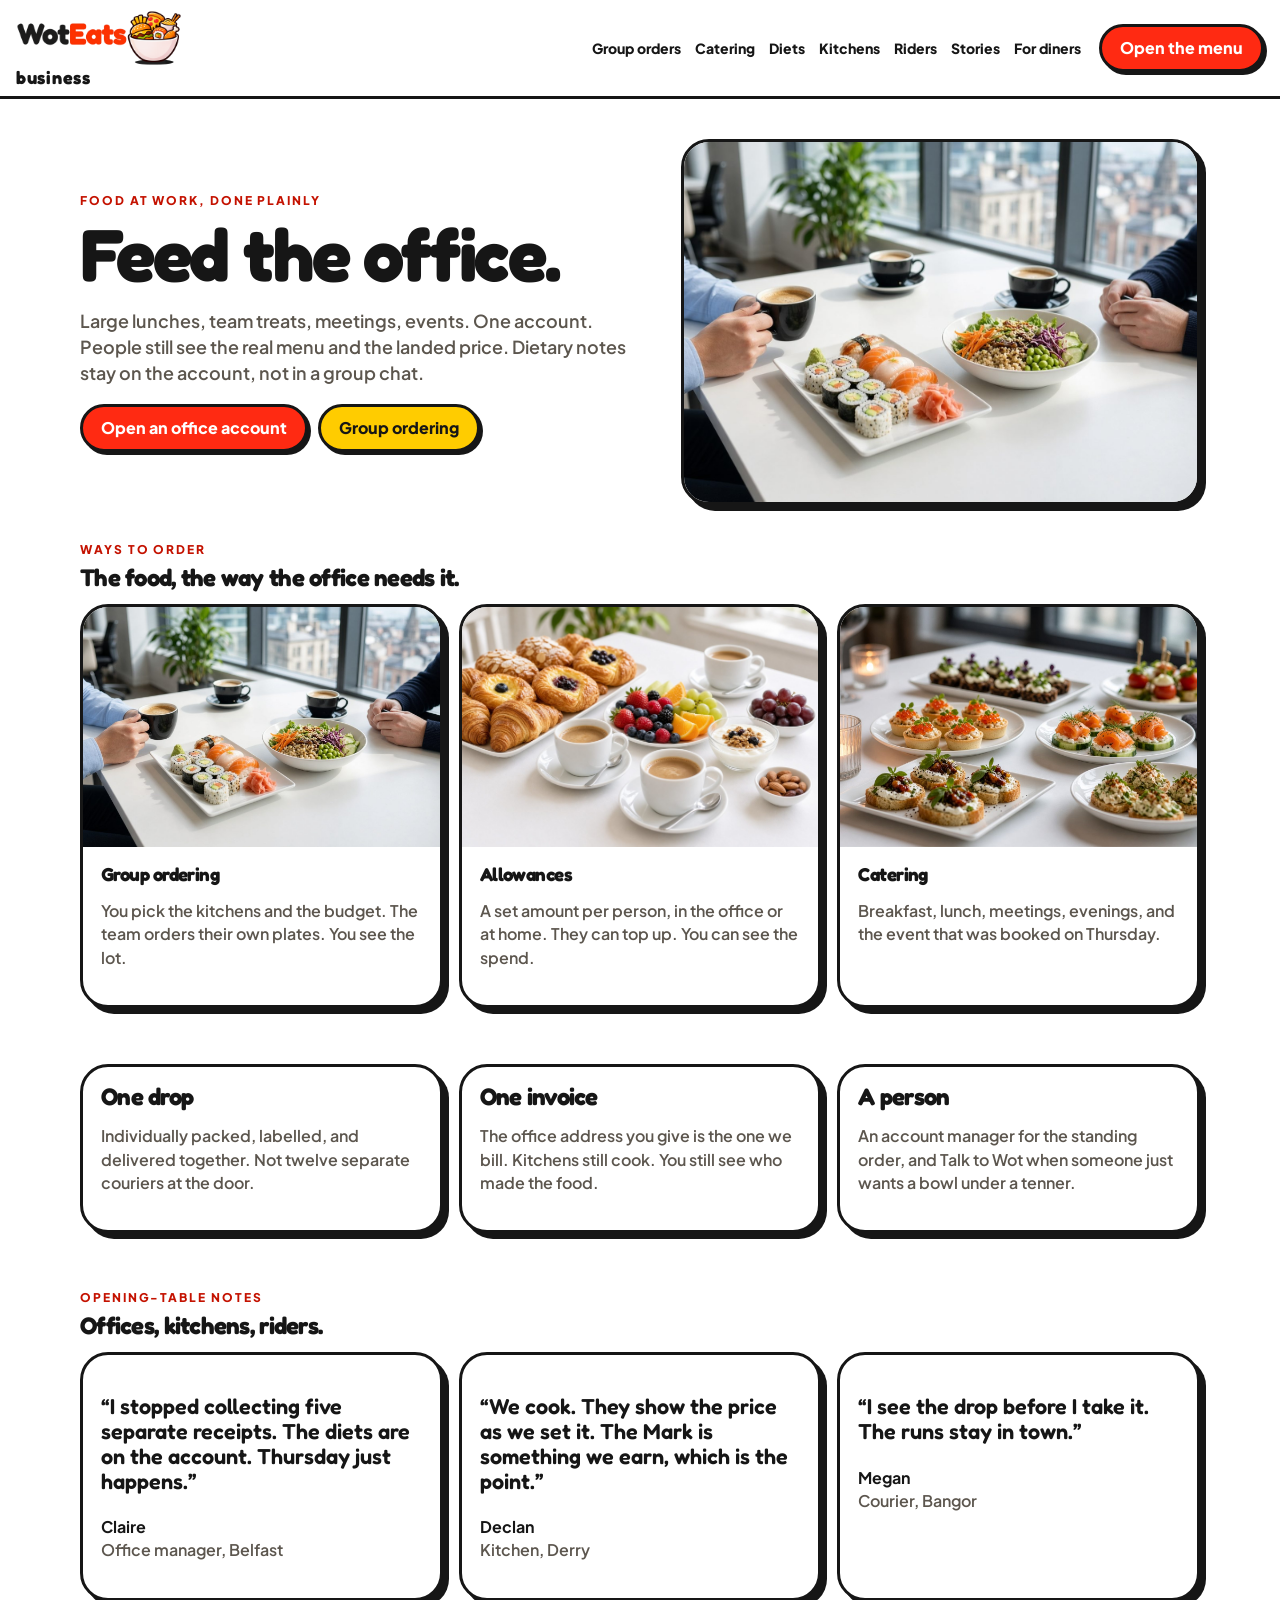
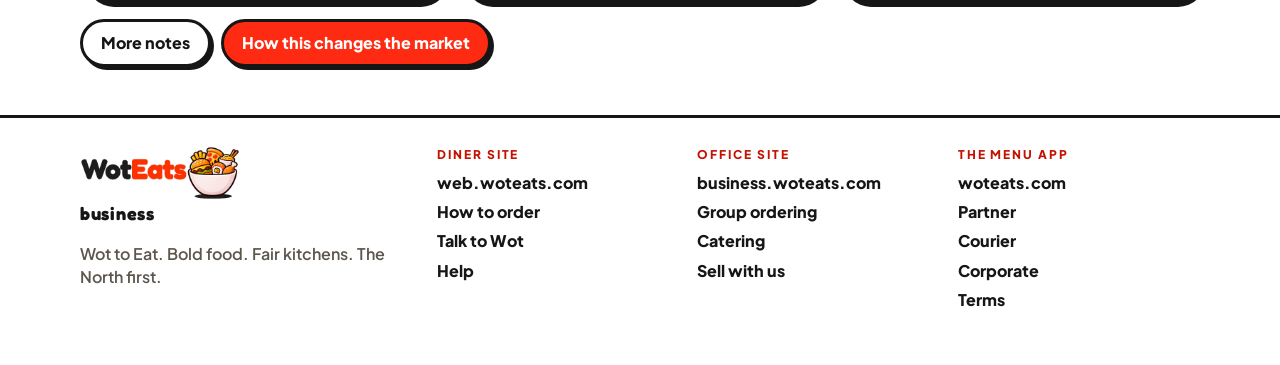
<file: index.html>
<!doctype html>
<html lang="en-GB">
<head>
<meta charset="utf-8">
<meta name="viewport" content="width=device-width, initial-scale=1">
<title>WotEats for the office — WotEats</title>
<meta name="description" content="Group ordering, allowances, and catering from independent kitchens. One account. One invoice. Diets kept.">
<link rel="icon" href="img/favicon.png">
<link rel="preconnect" href="https://fonts.googleapis.com">
<link href="https://fonts.googleapis.com/css2?family=Fredoka:wght@600;700&family=Plus+Jakarta+Sans:wght@500;600;700;800&display=swap" rel="stylesheet">
<link rel="stylesheet" href="styles.css">
</head>
<body>
<header class="bar">
  <a class="brand" href="https://business.woteats.com" aria-label="WotEats business"><img src="img/logo.png" alt="WotEats"><span>business</span></a>
  <nav>
    <a href="group.html">Group orders</a><a href="catering.html">Catering</a><a href="diets.html">Diets</a><a href="kitchens.html">Kitchens</a><a href="riders.html">Riders</a><a href="stories.html">Stories</a>
    <a href="https://web.woteats.com">For diners</a>
  </nav>
  <a class="btn" href="https://woteats.com">Open the menu</a>
</header>
<main class="wrap">

<section class="hero">
  <div>
    <p class="kicker">Food at work, done plainly</p>
    <h1>Feed the office.</h1>
    <p class="lede">Large lunches, team treats, meetings, events. One account. People still see the real menu and the landed price. Dietary notes stay on the account, not in a group chat.</p>
    <div class="row">
      <a class="btn" href="https://business.woteats.com/group.html#apply">Open an office account</a>
      <a class="btn yolk" href="group.html">Group ordering</a>
    </div>
  </div>
  <div class="card"><img class="photo" style="height:360px" src="img/office.jpg" alt="An office lunch on a white table"></div>
</section>
<section>
  <p class="kicker">Ways to order</p>
  <h2>The food, the way the office needs it.</h2>
  <div style="height:14px"></div>
  <div class="grid3"><article class="card"><img class="photo" src="img/office.jpg" alt=""><div class="pad"><h3>Group ordering</h3><p class="muted">You pick the kitchens and the budget. The team orders their own plates. You see the lot.</p></div></article><article class="card"><img class="photo" src="img/breakfast.jpg" alt=""><div class="pad"><h3>Allowances</h3><p class="muted">A set amount per person, in the office or at home. They can top up. You can see the spend.</p></div></article><article class="card"><img class="photo" src="img/canapes.jpg" alt=""><div class="pad"><h3>Catering</h3><p class="muted">Breakfast, lunch, meetings, evenings, and the event that was booked on Thursday.</p></div></article></div>
</section>
<section class="grid3">
  <article class="card"><div class="pad"><h2>One drop</h2><p class="muted">Individually packed, labelled, and delivered together. Not twelve separate couriers at the door.</p></div></article>
  <article class="card"><div class="pad"><h2>One invoice</h2><p class="muted">The office address you give is the one we bill. Kitchens still cook. You still see who made the food.</p></div></article>
  <article class="card"><div class="pad"><h2>A person</h2><p class="muted">An account manager for the standing order, and Talk to Wot when someone just wants a bowl under a tenner.</p></div></article>
</section>
<section>
  <p class="kicker">Opening-table notes</p>
  <h2>Offices, kitchens, riders.</h2>
  <div style="height:14px"></div>
  <div class="grid3"><article class="card"><div class="pad"><p class="quote">“I stopped collecting five separate receipts. The diets are on the account. Thursday just happens.”</p><p><strong>Claire</strong><br><span class="muted">Office manager, Belfast</span></p></div></article><article class="card"><div class="pad"><p class="quote">“We cook. They show the price as we set it. The Mark is something we earn, which is the point.”</p><p><strong>Declan</strong><br><span class="muted">Kitchen, Derry</span></p></div></article><article class="card"><div class="pad"><p class="quote">“I see the drop before I take it. The runs stay in town.”</p><p><strong>Megan</strong><br><span class="muted">Courier, Bangor</span></p></div></article></div>
  <div class="row"><a class="btn ghost" href="stories.html">More notes</a><a class="btn" href="market.html">How this changes the market</a></div>
</section>

</main>
<footer>
  <div class="wrap foot">
    <div>
      <img src="img/logo.png" alt="WotEats" style="height:54px"><span class="biz">business</span>
      <p class="muted">Wot to Eat. Bold food. Fair kitchens. The North first.</p>
    </div>
    <div>
      <p class="kicker">Diner site</p>
      <a href="https://web.woteats.com">web.woteats.com</a>
      <a href="https://web.woteats.com/order.html">How to order</a>
      <a href="https://web.woteats.com/wot.html">Talk to Wot</a>
      <a href="https://web.woteats.com/help.html">Help</a>
    </div>
    <div>
      <p class="kicker">Office site</p>
      <a href="https://business.woteats.com">business.woteats.com</a>
      <a href="https://business.woteats.com/group.html">Group ordering</a>
      <a href="https://business.woteats.com/catering.html">Catering</a>
      <a href="https://business.woteats.com/kitchens.html">Sell with us</a>
    </div>
    <div>
      <p class="kicker">The menu app</p>
      <a href="https://woteats.com">woteats.com</a>
      <a href="https://business.woteats.com/kitchens.html#apply">Partner</a>
      <a href="https://business.woteats.com/riders.html#apply">Courier</a>
      <a href="https://business.woteats.com/group.html#apply">Corporate</a>
      <a href="https://woteats.com/terms">Terms</a>
    </div>
  </div>
</footer>
</body>
</html>
</file>
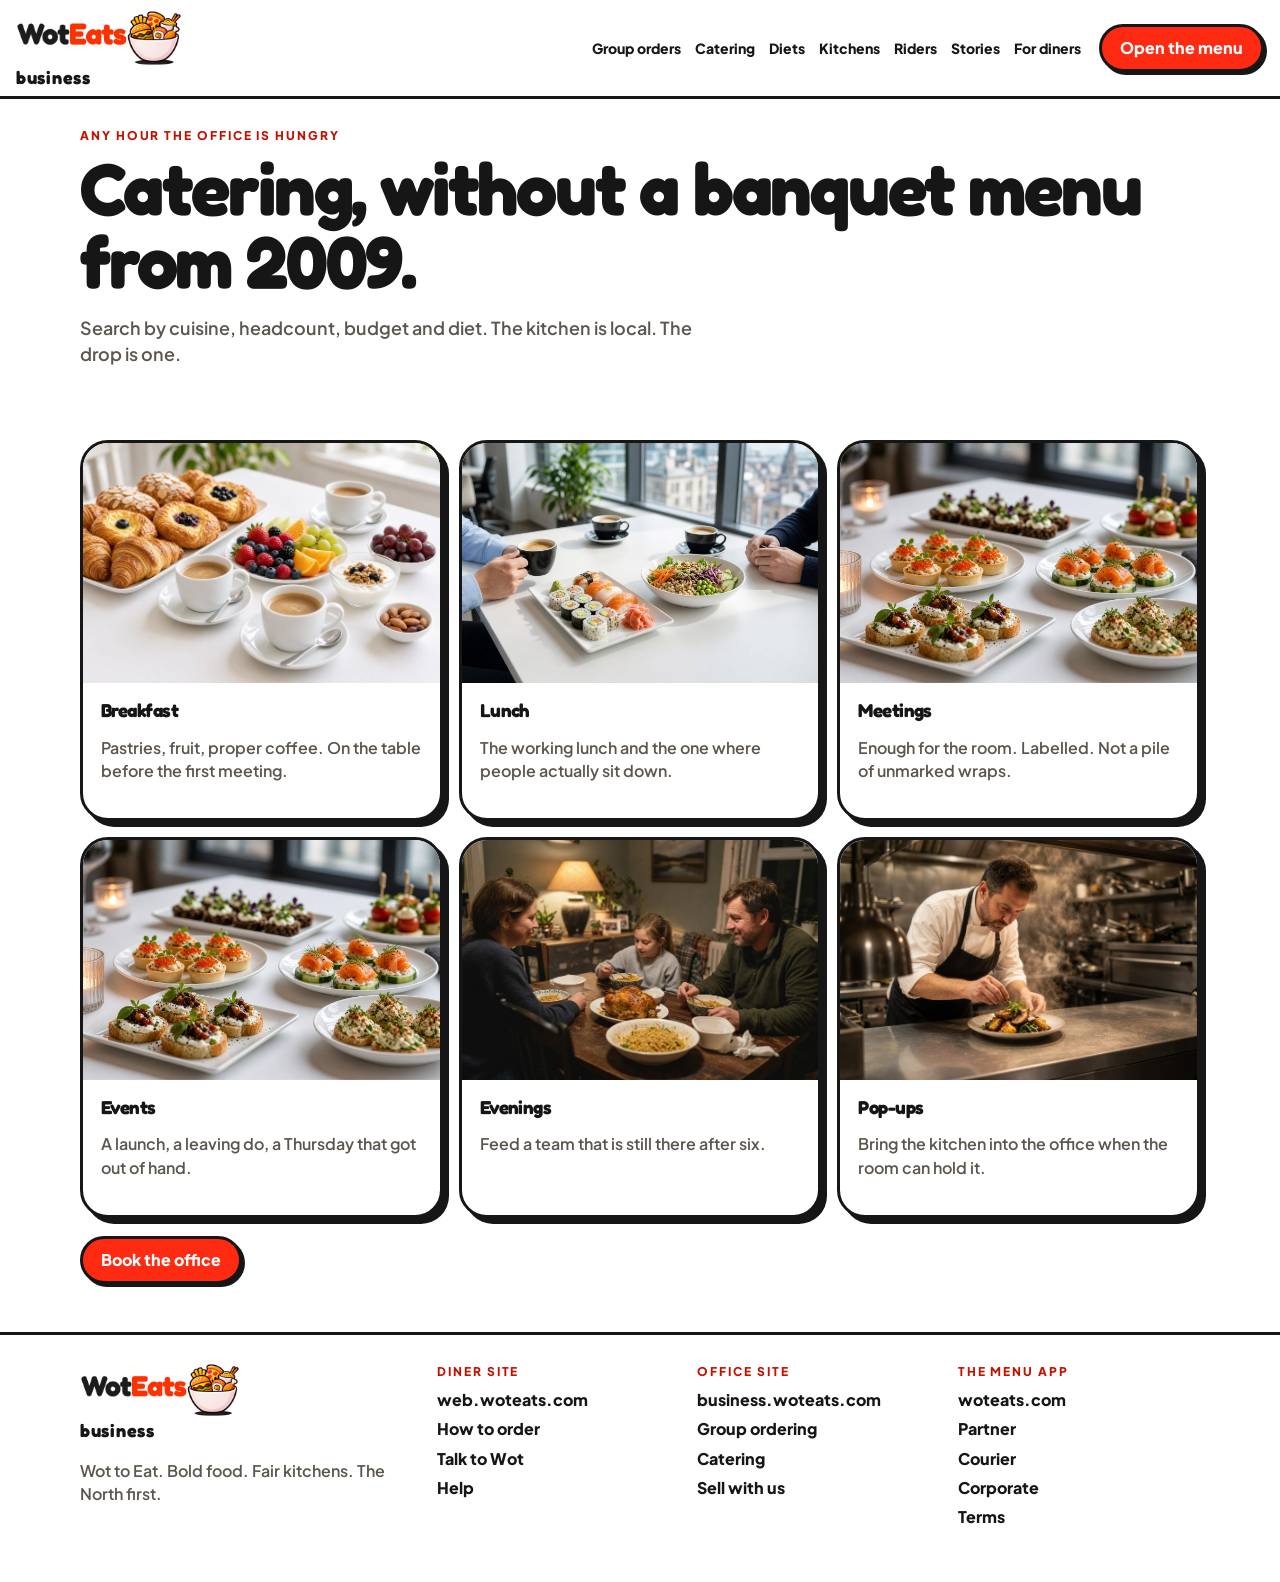
<file: catering.html>
<!doctype html>
<html lang="en-GB">
<head>
<meta charset="utf-8">
<meta name="viewport" content="width=device-width, initial-scale=1">
<title>Catering — WotEats</title>
<meta name="description" content="Breakfast, lunch, meetings, events and evening meals from local kitchens.">
<link rel="icon" href="img/favicon.png">
<link rel="preconnect" href="https://fonts.googleapis.com">
<link href="https://fonts.googleapis.com/css2?family=Fredoka:wght@600;700&family=Plus+Jakarta+Sans:wght@500;600;700;800&display=swap" rel="stylesheet">
<link rel="stylesheet" href="styles.css">
</head>
<body>
<header class="bar">
  <a class="brand" href="https://business.woteats.com" aria-label="WotEats business"><img src="img/logo.png" alt="WotEats"><span>business</span></a>
  <nav>
    <a href="group.html">Group orders</a><a href="catering.html">Catering</a><a href="diets.html">Diets</a><a href="kitchens.html">Kitchens</a><a href="riders.html">Riders</a><a href="stories.html">Stories</a>
    <a href="https://web.woteats.com">For diners</a>
  </nav>
  <a class="btn" href="https://woteats.com">Open the menu</a>
</header>
<main class="wrap">

<section>
  <p class="kicker">Any hour the office is hungry</p>
  <h1>Catering, without a banquet menu from 2009.</h1>
  <p class="lede">Search by cuisine, headcount, budget and diet. The kitchen is local. The drop is one.</p>
</section>
<section>
  <div class="grid3"><article class="card"><img class="photo" src="img/breakfast.jpg" alt=""><div class="pad"><h3>Breakfast</h3><p class="muted">Pastries, fruit, proper coffee. On the table before the first meeting.</p></div></article><article class="card"><img class="photo" src="img/office.jpg" alt=""><div class="pad"><h3>Lunch</h3><p class="muted">The working lunch and the one where people actually sit down.</p></div></article><article class="card"><img class="photo" src="img/canapes.jpg" alt=""><div class="pad"><h3>Meetings</h3><p class="muted">Enough for the room. Labelled. Not a pile of unmarked wraps.</p></div></article></div>
  <div style="height:16px"></div>
  <div class="grid3"><article class="card"><img class="photo" src="img/canapes.jpg" alt=""><div class="pad"><h3>Events</h3><p class="muted">A launch, a leaving do, a Thursday that got out of hand.</p></div></article><article class="card"><img class="photo" src="img/family.jpg" alt=""><div class="pad"><h3>Evenings</h3><p class="muted">Feed a team that is still there after six.</p></div></article><article class="card"><img class="photo" src="img/kitchen.jpg" alt=""><div class="pad"><h3>Pop-ups</h3><p class="muted">Bring the kitchen into the office when the room can hold it.</p></div></article></div>
  <div class="row"><a class="btn" href="https://business.woteats.com/group.html#apply">Book the office</a></div>
</section>

</main>
<footer>
  <div class="wrap foot">
    <div>
      <img src="img/logo.png" alt="WotEats" style="height:54px"><span class="biz">business</span>
      <p class="muted">Wot to Eat. Bold food. Fair kitchens. The North first.</p>
    </div>
    <div>
      <p class="kicker">Diner site</p>
      <a href="https://web.woteats.com">web.woteats.com</a>
      <a href="https://web.woteats.com/order.html">How to order</a>
      <a href="https://web.woteats.com/wot.html">Talk to Wot</a>
      <a href="https://web.woteats.com/help.html">Help</a>
    </div>
    <div>
      <p class="kicker">Office site</p>
      <a href="https://business.woteats.com">business.woteats.com</a>
      <a href="https://business.woteats.com/group.html">Group ordering</a>
      <a href="https://business.woteats.com/catering.html">Catering</a>
      <a href="https://business.woteats.com/kitchens.html">Sell with us</a>
    </div>
    <div>
      <p class="kicker">The menu app</p>
      <a href="https://woteats.com">woteats.com</a>
      <a href="https://business.woteats.com/kitchens.html#apply">Partner</a>
      <a href="https://business.woteats.com/riders.html#apply">Courier</a>
      <a href="https://business.woteats.com/group.html#apply">Corporate</a>
      <a href="https://woteats.com/terms">Terms</a>
    </div>
  </div>
</footer>
</body>
</html>
</file>
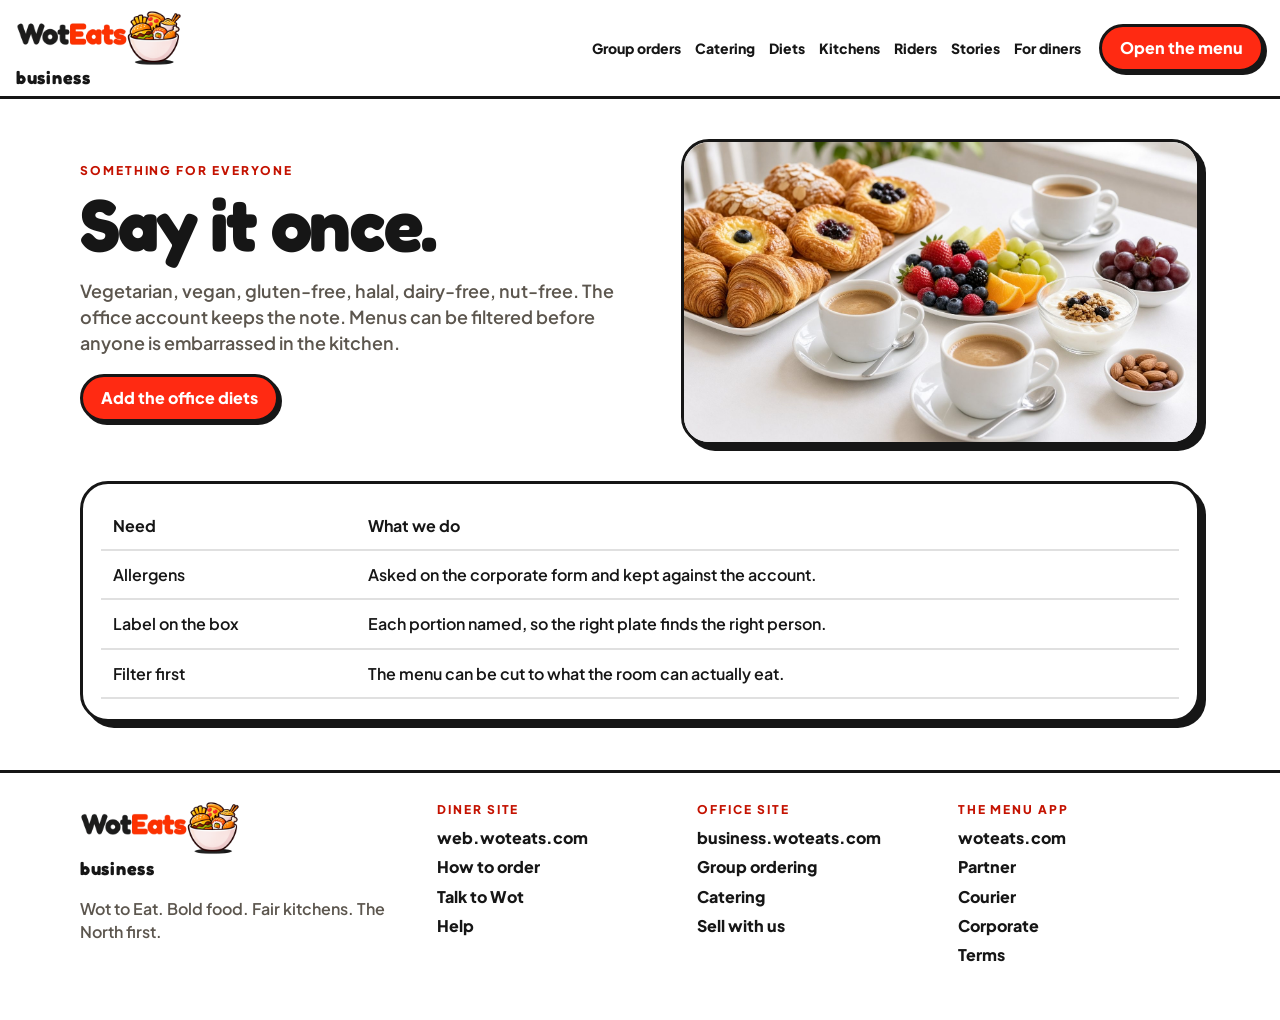
<file: diets.html>
<!doctype html>
<html lang="en-GB">
<head>
<meta charset="utf-8">
<meta name="viewport" content="width=device-width, initial-scale=1">
<title>Diets — WotEats</title>
<meta name="description" content="Allergens and diets labelled on the plate, and remembered on the office account.">
<link rel="icon" href="img/favicon.png">
<link rel="preconnect" href="https://fonts.googleapis.com">
<link href="https://fonts.googleapis.com/css2?family=Fredoka:wght@600;700&family=Plus+Jakarta+Sans:wght@500;600;700;800&display=swap" rel="stylesheet">
<link rel="stylesheet" href="styles.css">
</head>
<body>
<header class="bar">
  <a class="brand" href="https://business.woteats.com" aria-label="WotEats business"><img src="img/logo.png" alt="WotEats"><span>business</span></a>
  <nav>
    <a href="group.html">Group orders</a><a href="catering.html">Catering</a><a href="diets.html">Diets</a><a href="kitchens.html">Kitchens</a><a href="riders.html">Riders</a><a href="stories.html">Stories</a>
    <a href="https://web.woteats.com">For diners</a>
  </nav>
  <a class="btn" href="https://woteats.com">Open the menu</a>
</header>
<main class="wrap">

<section class="hero">
  <div>
    <p class="kicker">Something for everyone</p>
    <h1>Say it once.</h1>
    <p class="lede">Vegetarian, vegan, gluten-free, halal, dairy-free, nut-free. The office account keeps the note. Menus can be filtered before anyone is embarrassed in the kitchen.</p>
    <a class="btn" href="https://business.woteats.com/group.html#apply">Add the office diets</a>
  </div>
  <div class="card"><img class="photo" style="height:300px" src="img/breakfast.jpg" alt="A bright breakfast spread"></div>
</section>
<section>
  <div class="card"><div class="pad">
    <table>
      <tr><th>Need</th><th>What we do</th></tr>
      <tr><td>Allergens</td><td>Asked on the corporate form and kept against the account.</td></tr>
      <tr><td>Label on the box</td><td>Each portion named, so the right plate finds the right person.</td></tr>
      <tr><td>Filter first</td><td>The menu can be cut to what the room can actually eat.</td></tr>
    </table>
  </div></div>
</section>

</main>
<footer>
  <div class="wrap foot">
    <div>
      <img src="img/logo.png" alt="WotEats" style="height:54px"><span class="biz">business</span>
      <p class="muted">Wot to Eat. Bold food. Fair kitchens. The North first.</p>
    </div>
    <div>
      <p class="kicker">Diner site</p>
      <a href="https://web.woteats.com">web.woteats.com</a>
      <a href="https://web.woteats.com/order.html">How to order</a>
      <a href="https://web.woteats.com/wot.html">Talk to Wot</a>
      <a href="https://web.woteats.com/help.html">Help</a>
    </div>
    <div>
      <p class="kicker">Office site</p>
      <a href="https://business.woteats.com">business.woteats.com</a>
      <a href="https://business.woteats.com/group.html">Group ordering</a>
      <a href="https://business.woteats.com/catering.html">Catering</a>
      <a href="https://business.woteats.com/kitchens.html">Sell with us</a>
    </div>
    <div>
      <p class="kicker">The menu app</p>
      <a href="https://woteats.com">woteats.com</a>
      <a href="https://business.woteats.com/kitchens.html#apply">Partner</a>
      <a href="https://business.woteats.com/riders.html#apply">Courier</a>
      <a href="https://business.woteats.com/group.html#apply">Corporate</a>
      <a href="https://woteats.com/terms">Terms</a>
    </div>
  </div>
</footer>
</body>
</html>
</file>
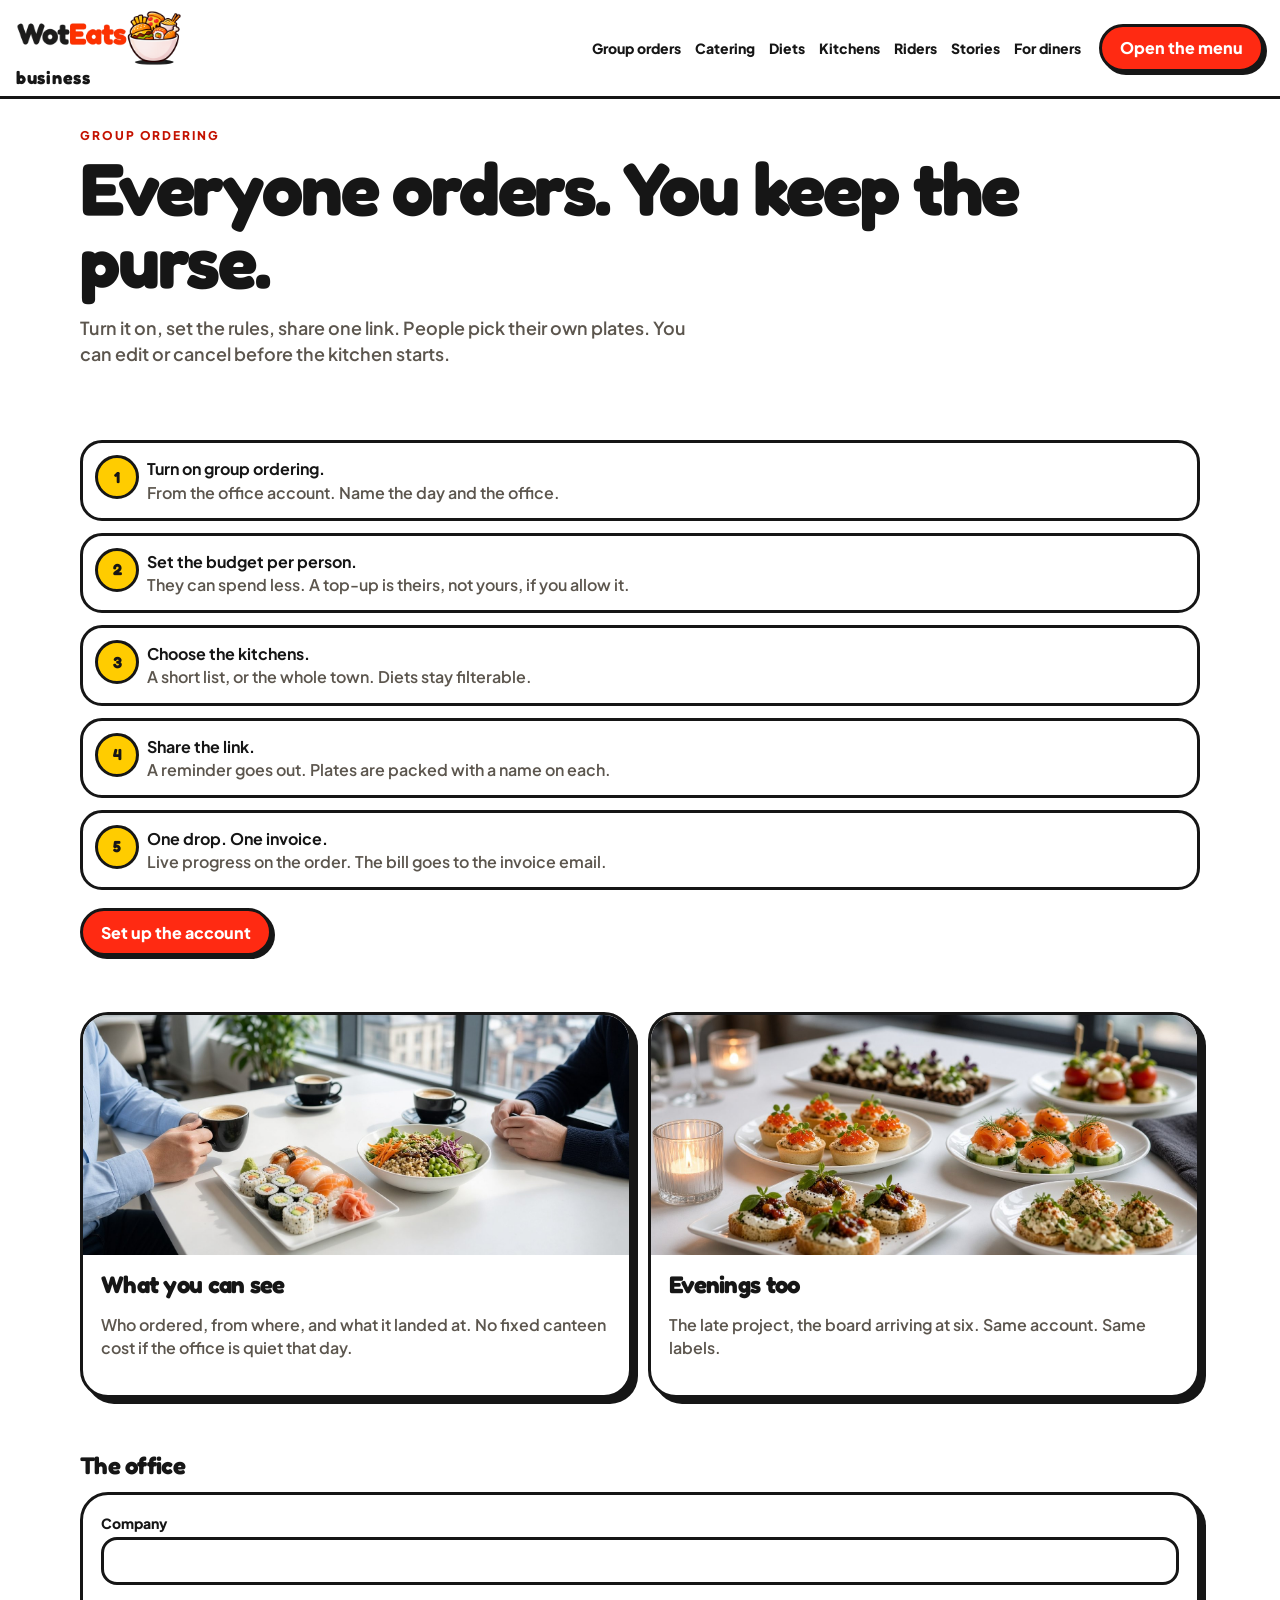
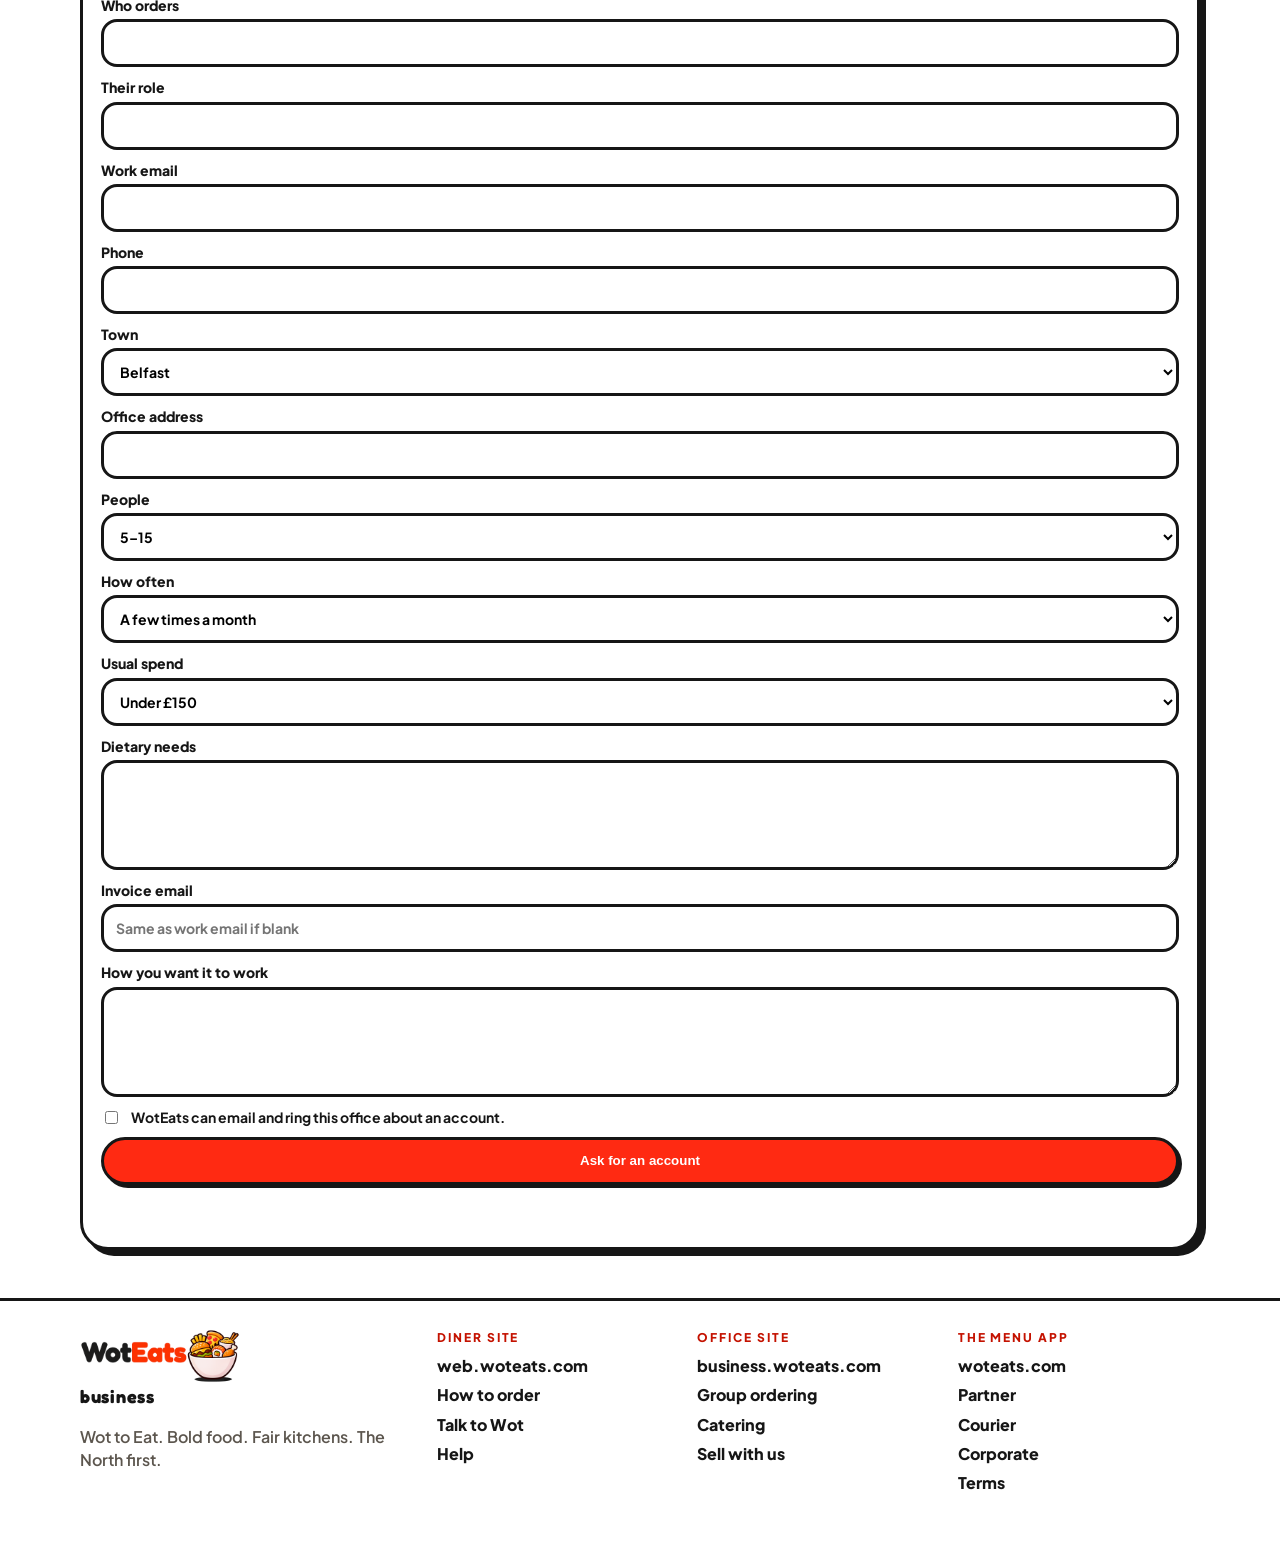
<file: group.html>
<!doctype html>
<html lang="en-GB">
<head>
<meta charset="utf-8">
<meta name="viewport" content="width=device-width, initial-scale=1">
<title>Group ordering — WotEats</title>
<meta name="description" content="Set a budget, share a link, let the team order from kitchens you chose.">
<link rel="icon" href="img/favicon.png">
<link rel="preconnect" href="https://fonts.googleapis.com">
<link href="https://fonts.googleapis.com/css2?family=Fredoka:wght@600;700&family=Plus+Jakarta+Sans:wght@500;600;700;800&display=swap" rel="stylesheet">
<link rel="stylesheet" href="styles.css">
</head>
<body>
<header class="bar">
  <a class="brand" href="https://business.woteats.com" aria-label="WotEats business"><img src="img/logo.png" alt="WotEats"><span>business</span></a>
  <nav>
    <a href="group.html">Group orders</a><a href="catering.html">Catering</a><a href="diets.html">Diets</a><a href="kitchens.html">Kitchens</a><a href="riders.html">Riders</a><a href="stories.html">Stories</a>
    <a href="https://web.woteats.com">For diners</a>
  </nav>
  <a class="btn" href="https://woteats.com">Open the menu</a>
</header>
<main class="wrap">

<section>
  <p class="kicker">Group ordering</p>
  <h1>Everyone orders. You keep the purse.</h1>
  <p class="lede">Turn it on, set the rules, share one link. People pick their own plates. You can edit or cancel before the kitchen starts.</p>
</section>
<section>
  <ol class="steps">
    <li><strong>Turn on group ordering.</strong><br><span class="muted">From the office account. Name the day and the office.</span></li>
    <li><strong>Set the budget per person.</strong><br><span class="muted">They can spend less. A top-up is theirs, not yours, if you allow it.</span></li>
    <li><strong>Choose the kitchens.</strong><br><span class="muted">A short list, or the whole town. Diets stay filterable.</span></li>
    <li><strong>Share the link.</strong><br><span class="muted">A reminder goes out. Plates are packed with a name on each.</span></li>
    <li><strong>One drop. One invoice.</strong><br><span class="muted">Live progress on the order. The bill goes to the invoice email.</span></li>
  </ol>
  <div class="row"><a class="btn" href="https://business.woteats.com/group.html#apply">Set up the account</a></div>
</section>
<section class="grid2">
  <article class="card"><img class="photo" src="img/office.jpg" alt=""><div class="pad"><h2>What you can see</h2><p class="muted">Who ordered, from where, and what it landed at. No fixed canteen cost if the office is quiet that day.</p></div></article>
  <article class="card"><img class="photo" src="img/canapes.jpg" alt=""><div class="pad"><h2>Evenings too</h2><p class="muted">The late project, the board arriving at six. Same account. Same labels.</p></div></article>
</section>


<section id="apply">
  <h2>The office</h2>
  <form class="ask card pad" data-kind="corporate" style="margin-top:14px">
    <label>Company<input name="company" required></label>
    <label>Who orders<input name="contactName" required></label>
    <label>Their role<input name="role" required></label>
    <label>Work email<input name="email" type="email" required></label>
    <label>Phone<input name="phone" required></label>
    <label>Town<select name="town"><option>Belfast</option><option>Derry</option><option>Bangor</option><option>Holywood</option><option>Armagh</option><option>Portrush</option><option>Enniskillen</option><option>Omagh</option><option>Newry</option><option>Newcastle</option><option>Ballymena</option><option>Other</option></select></label>
    <label>Office address<input name="address" required></label>
    <label>People<select name="headcount"><option>5–15</option><option>16–40</option><option>41–100</option><option>More than 100</option></select></label>
    <label>How often<select name="cadence"><option>A few times a month</option><option>Every week</option><option>Most weekdays</option><option>One-off events</option></select></label>
    <label>Usual spend<select name="budget"><option>Under £150</option><option>£150–£400</option><option>£400–£1,000</option><option>Over £1,000</option></select></label>
    <label>Dietary needs<textarea name="dietary"></textarea></label>
    <label>Invoice email<input name="invoiceEmail" type="email" placeholder="Same as work email if blank"></label>
    <label>How you want it to work<textarea name="notes"></textarea></label>
    <label class="check"><input type="checkbox" name="agreed"> WotEats can email and ring this office about an account.</label>
    <button class="btn" type="submit">Ask for an account</button>
    <p data-note class="muted"></p>
  </form>
</section>

</main>
<footer>
  <div class="wrap foot">
    <div>
      <img src="img/logo.png" alt="WotEats" style="height:54px"><span class="biz">business</span>
      <p class="muted">Wot to Eat. Bold food. Fair kitchens. The North first.</p>
    </div>
    <div>
      <p class="kicker">Diner site</p>
      <a href="https://web.woteats.com">web.woteats.com</a>
      <a href="https://web.woteats.com/order.html">How to order</a>
      <a href="https://web.woteats.com/wot.html">Talk to Wot</a>
      <a href="https://web.woteats.com/help.html">Help</a>
    </div>
    <div>
      <p class="kicker">Office site</p>
      <a href="https://business.woteats.com">business.woteats.com</a>
      <a href="https://business.woteats.com/group.html">Group ordering</a>
      <a href="https://business.woteats.com/catering.html">Catering</a>
      <a href="https://business.woteats.com/kitchens.html">Sell with us</a>
    </div>
    <div>
      <p class="kicker">The menu app</p>
      <a href="https://woteats.com">woteats.com</a>
      <a href="https://business.woteats.com/kitchens.html#apply">Partner</a>
      <a href="https://business.woteats.com/riders.html#apply">Courier</a>
      <a href="https://business.woteats.com/group.html#apply">Corporate</a>
      <a href="https://woteats.com/terms">Terms</a>
    </div>
  </div>
</footer>
<script src="apply.js"></script>
</body>
</html>
</file>
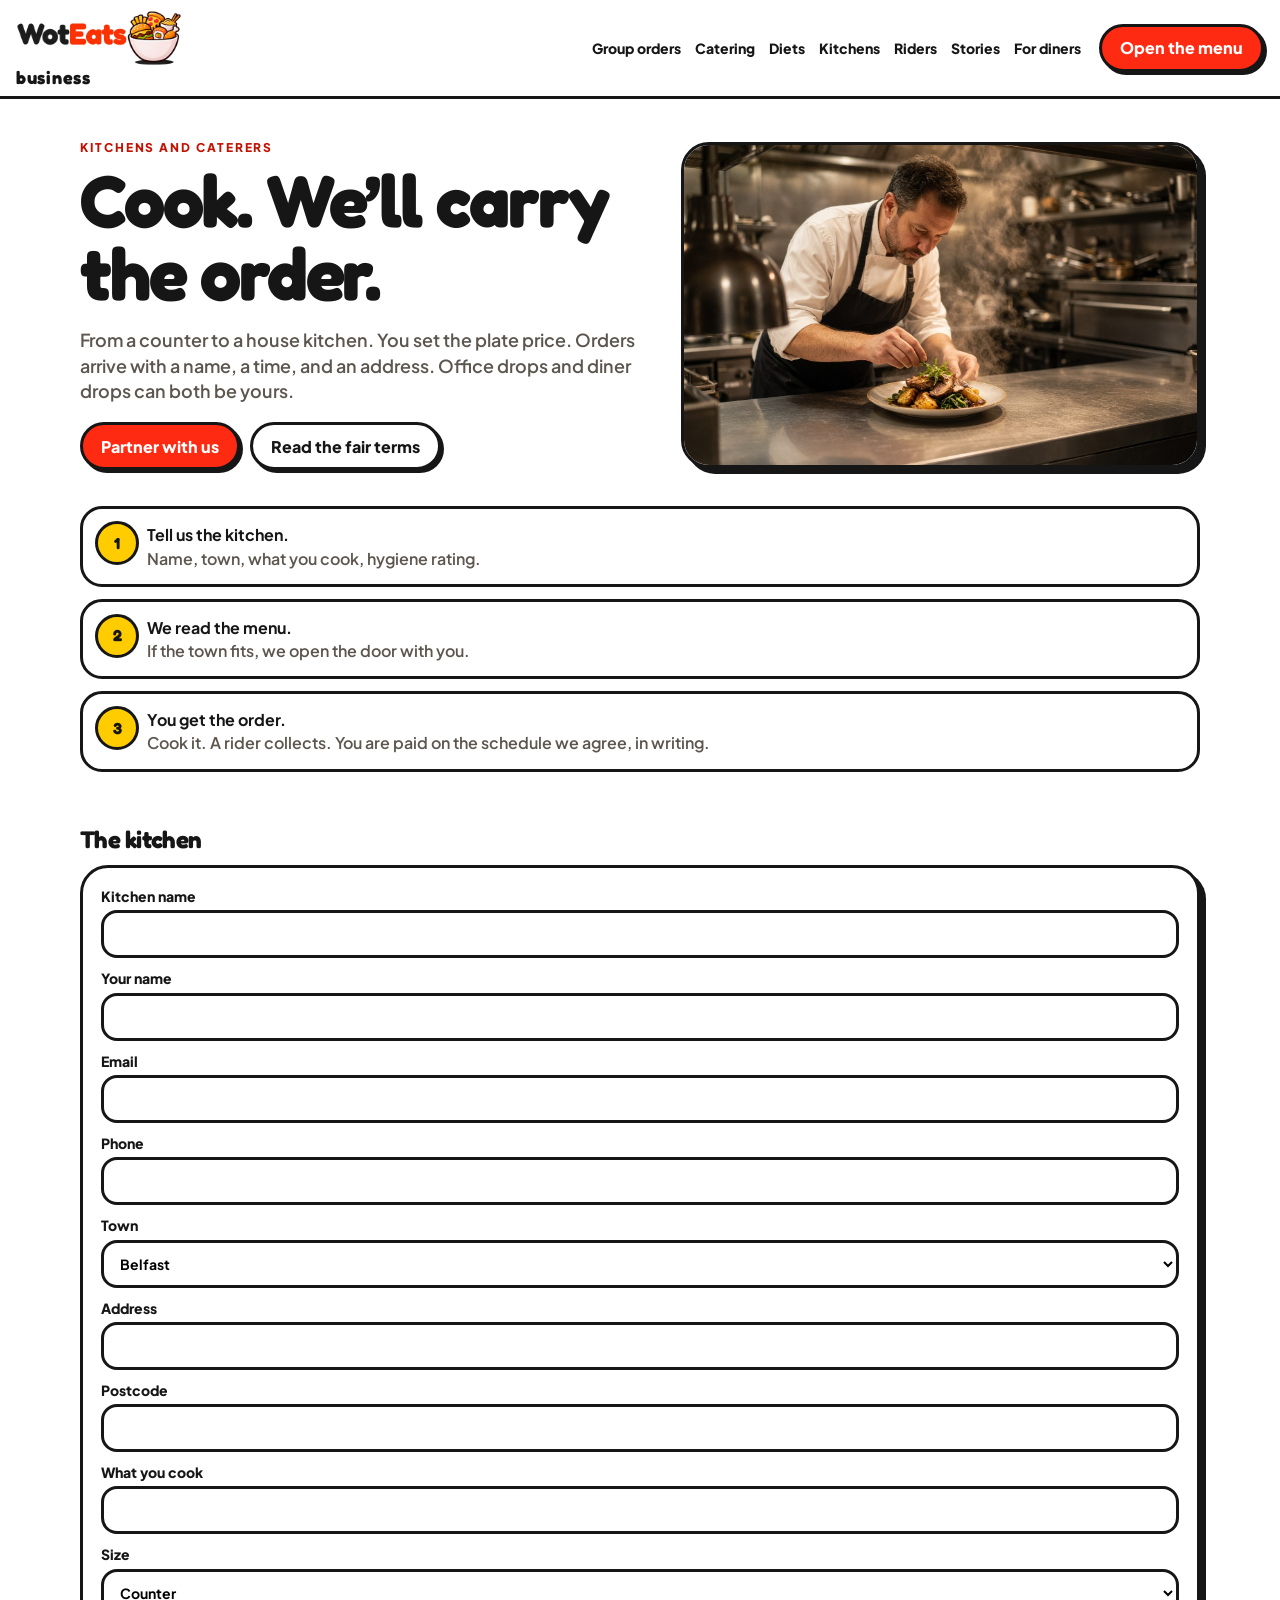
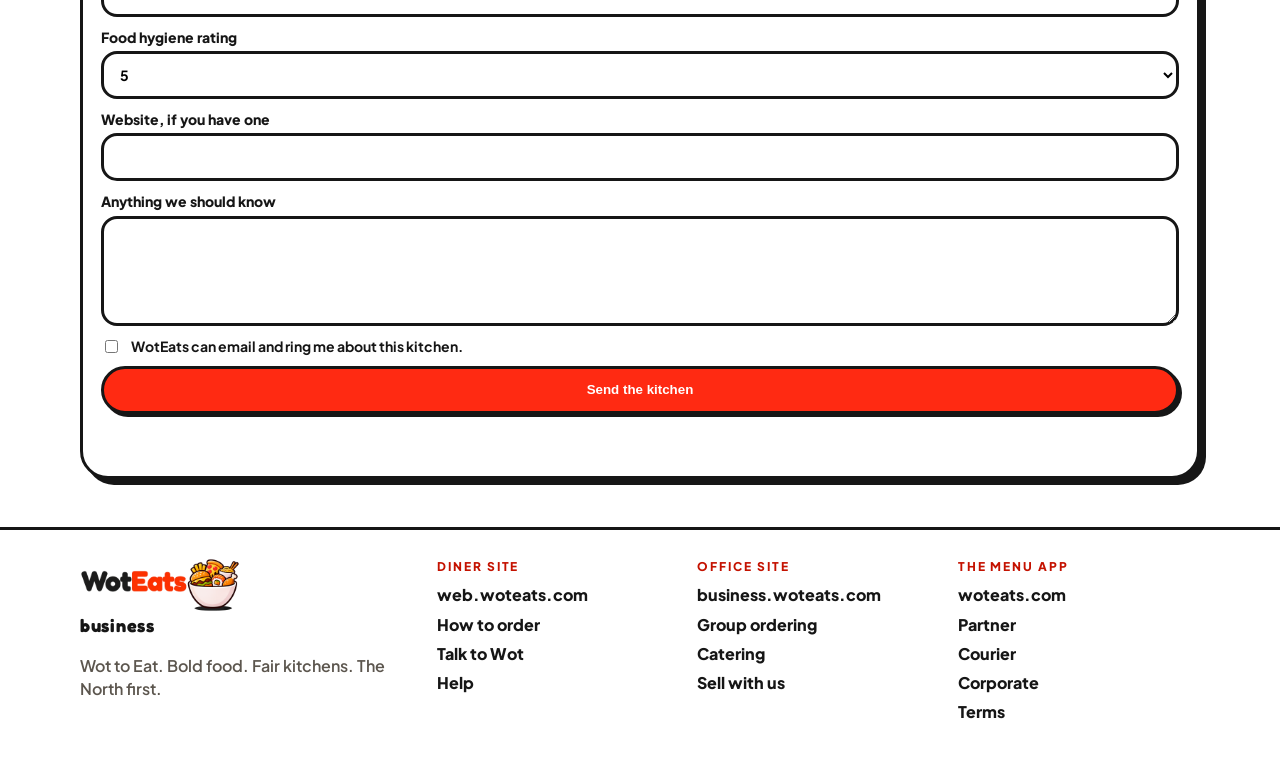
<file: kitchens.html>
<!doctype html>
<html lang="en-GB">
<head>
<meta charset="utf-8">
<meta name="viewport" content="width=device-width, initial-scale=1">
<title>Sell with us — WotEats</title>
<meta name="description" content="Put a kitchen or a caterer on the office table and the diner menu.">
<link rel="icon" href="img/favicon.png">
<link rel="preconnect" href="https://fonts.googleapis.com">
<link href="https://fonts.googleapis.com/css2?family=Fredoka:wght@600;700&family=Plus+Jakarta+Sans:wght@500;600;700;800&display=swap" rel="stylesheet">
<link rel="stylesheet" href="styles.css">
</head>
<body>
<header class="bar">
  <a class="brand" href="https://business.woteats.com" aria-label="WotEats business"><img src="img/logo.png" alt="WotEats"><span>business</span></a>
  <nav>
    <a href="group.html">Group orders</a><a href="catering.html">Catering</a><a href="diets.html">Diets</a><a href="kitchens.html">Kitchens</a><a href="riders.html">Riders</a><a href="stories.html">Stories</a>
    <a href="https://web.woteats.com">For diners</a>
  </nav>
  <a class="btn" href="https://woteats.com">Open the menu</a>
</header>
<main class="wrap">

<section class="hero">
  <div>
    <p class="kicker">Kitchens and caterers</p>
    <h1>Cook. We’ll carry the order.</h1>
    <p class="lede">From a counter to a house kitchen. You set the plate price. Orders arrive with a name, a time, and an address. Office drops and diner drops can both be yours.</p>
    <div class="row"><a class="btn" href="https://business.woteats.com/kitchens.html#apply">Partner with us</a><a class="btn ghost" href="https://woteats.com/ledger">Read the fair terms</a></div>
  </div>
  <div class="card"><img class="photo" style="height:320px" src="img/kitchen.jpg" alt="A chef at the pass"></div>
</section>
<section>
  <ol class="steps">
    <li><strong>Tell us the kitchen.</strong><br><span class="muted">Name, town, what you cook, hygiene rating.</span></li>
    <li><strong>We read the menu.</strong><br><span class="muted">If the town fits, we open the door with you.</span></li>
    <li><strong>You get the order.</strong><br><span class="muted">Cook it. A rider collects. You are paid on the schedule we agree, in writing.</span></li>
  </ol>
</section>


<section id="apply">
  <h2>The kitchen</h2>
  <form class="ask card pad" data-kind="partner" style="margin-top:14px">
    <label>Kitchen name<input name="kitchenName" required></label>
    <label>Your name<input name="contactName" required></label>
    <label>Email<input name="email" type="email" required></label>
    <label>Phone<input name="phone" required></label>
    <label>Town<select name="town"><option>Belfast</option><option>Derry</option><option>Bangor</option><option>Holywood</option><option>Armagh</option><option>Portrush</option><option>Enniskillen</option><option>Omagh</option><option>Newry</option><option>Newcastle</option><option>Ballymena</option><option>Other</option></select></label>
    <label>Address<input name="address" required></label>
    <label>Postcode<input name="postcode" required></label>
    <label>What you cook<input name="cuisine" required></label>
    <label>Size<select name="scale"><option>Counter</option><option>Room</option><option>House</option></select></label>
    <label>Food hygiene rating<select name="hygiene"><option>5</option><option>4</option><option>3</option><option>Not rated yet</option></select></label>
    <label>Website, if you have one<input name="website"></label>
    <label>Anything we should know<textarea name="notes"></textarea></label>
    <label class="check"><input type="checkbox" name="agreed"> WotEats can email and ring me about this kitchen.</label>
    <button class="btn" type="submit">Send the kitchen</button>
    <p data-note class="muted"></p>
  </form>
</section>

</main>
<footer>
  <div class="wrap foot">
    <div>
      <img src="img/logo.png" alt="WotEats" style="height:54px"><span class="biz">business</span>
      <p class="muted">Wot to Eat. Bold food. Fair kitchens. The North first.</p>
    </div>
    <div>
      <p class="kicker">Diner site</p>
      <a href="https://web.woteats.com">web.woteats.com</a>
      <a href="https://web.woteats.com/order.html">How to order</a>
      <a href="https://web.woteats.com/wot.html">Talk to Wot</a>
      <a href="https://web.woteats.com/help.html">Help</a>
    </div>
    <div>
      <p class="kicker">Office site</p>
      <a href="https://business.woteats.com">business.woteats.com</a>
      <a href="https://business.woteats.com/group.html">Group ordering</a>
      <a href="https://business.woteats.com/catering.html">Catering</a>
      <a href="https://business.woteats.com/kitchens.html">Sell with us</a>
    </div>
    <div>
      <p class="kicker">The menu app</p>
      <a href="https://woteats.com">woteats.com</a>
      <a href="https://business.woteats.com/kitchens.html#apply">Partner</a>
      <a href="https://business.woteats.com/riders.html#apply">Courier</a>
      <a href="https://business.woteats.com/group.html#apply">Corporate</a>
      <a href="https://woteats.com/terms">Terms</a>
    </div>
  </div>
</footer>
<script src="apply.js"></script>
</body>
</html>
</file>
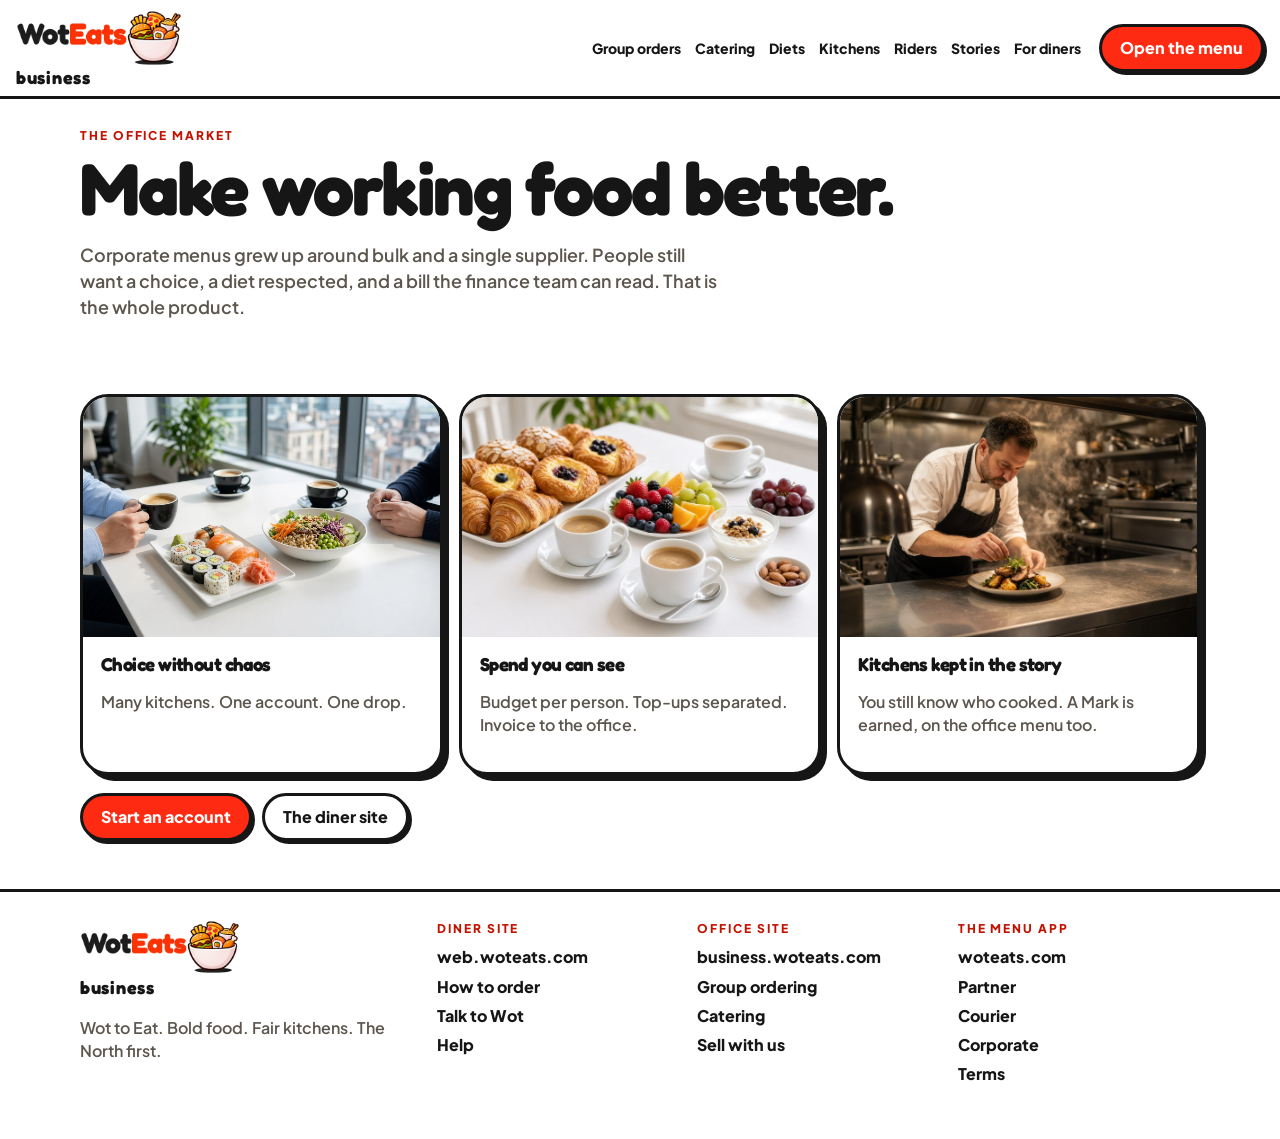
<file: market.html>
<!doctype html>
<html lang="en-GB">
<head>
<meta charset="utf-8">
<meta name="viewport" content="width=device-width, initial-scale=1">
<title>A better market — WotEats</title>
<meta name="description" content="Why office food does not have to be a hidden fee and a fixed canteen.">
<link rel="icon" href="img/favicon.png">
<link rel="preconnect" href="https://fonts.googleapis.com">
<link href="https://fonts.googleapis.com/css2?family=Fredoka:wght@600;700&family=Plus+Jakarta+Sans:wght@500;600;700;800&display=swap" rel="stylesheet">
<link rel="stylesheet" href="styles.css">
</head>
<body>
<header class="bar">
  <a class="brand" href="https://business.woteats.com" aria-label="WotEats business"><img src="img/logo.png" alt="WotEats"><span>business</span></a>
  <nav>
    <a href="group.html">Group orders</a><a href="catering.html">Catering</a><a href="diets.html">Diets</a><a href="kitchens.html">Kitchens</a><a href="riders.html">Riders</a><a href="stories.html">Stories</a>
    <a href="https://web.woteats.com">For diners</a>
  </nav>
  <a class="btn" href="https://woteats.com">Open the menu</a>
</header>
<main class="wrap">

<section>
  <p class="kicker">The office market</p>
  <h1>Make working food better.</h1>
  <p class="lede">Corporate menus grew up around bulk and a single supplier. People still want a choice, a diet respected, and a bill the finance team can read. That is the whole product.</p>
</section>
<section>
  <div class="grid3"><article class="card"><img class="photo" src="img/office.jpg" alt=""><div class="pad"><h3>Choice without chaos</h3><p class="muted">Many kitchens. One account. One drop.</p></div></article><article class="card"><img class="photo" src="img/breakfast.jpg" alt=""><div class="pad"><h3>Spend you can see</h3><p class="muted">Budget per person. Top-ups separated. Invoice to the office.</p></div></article><article class="card"><img class="photo" src="img/kitchen.jpg" alt=""><div class="pad"><h3>Kitchens kept in the story</h3><p class="muted">You still know who cooked. A Mark is earned, on the office menu too.</p></div></article></div>
  <div class="row"><a class="btn" href="https://business.woteats.com/group.html#apply">Start an account</a><a class="btn ghost" href="https://web.woteats.com">The diner site</a></div>
</section>

</main>
<footer>
  <div class="wrap foot">
    <div>
      <img src="img/logo.png" alt="WotEats" style="height:54px"><span class="biz">business</span>
      <p class="muted">Wot to Eat. Bold food. Fair kitchens. The North first.</p>
    </div>
    <div>
      <p class="kicker">Diner site</p>
      <a href="https://web.woteats.com">web.woteats.com</a>
      <a href="https://web.woteats.com/order.html">How to order</a>
      <a href="https://web.woteats.com/wot.html">Talk to Wot</a>
      <a href="https://web.woteats.com/help.html">Help</a>
    </div>
    <div>
      <p class="kicker">Office site</p>
      <a href="https://business.woteats.com">business.woteats.com</a>
      <a href="https://business.woteats.com/group.html">Group ordering</a>
      <a href="https://business.woteats.com/catering.html">Catering</a>
      <a href="https://business.woteats.com/kitchens.html">Sell with us</a>
    </div>
    <div>
      <p class="kicker">The menu app</p>
      <a href="https://woteats.com">woteats.com</a>
      <a href="https://business.woteats.com/kitchens.html#apply">Partner</a>
      <a href="https://business.woteats.com/riders.html#apply">Courier</a>
      <a href="https://business.woteats.com/group.html#apply">Corporate</a>
      <a href="https://woteats.com/terms">Terms</a>
    </div>
  </div>
</footer>
</body>
</html>
</file>
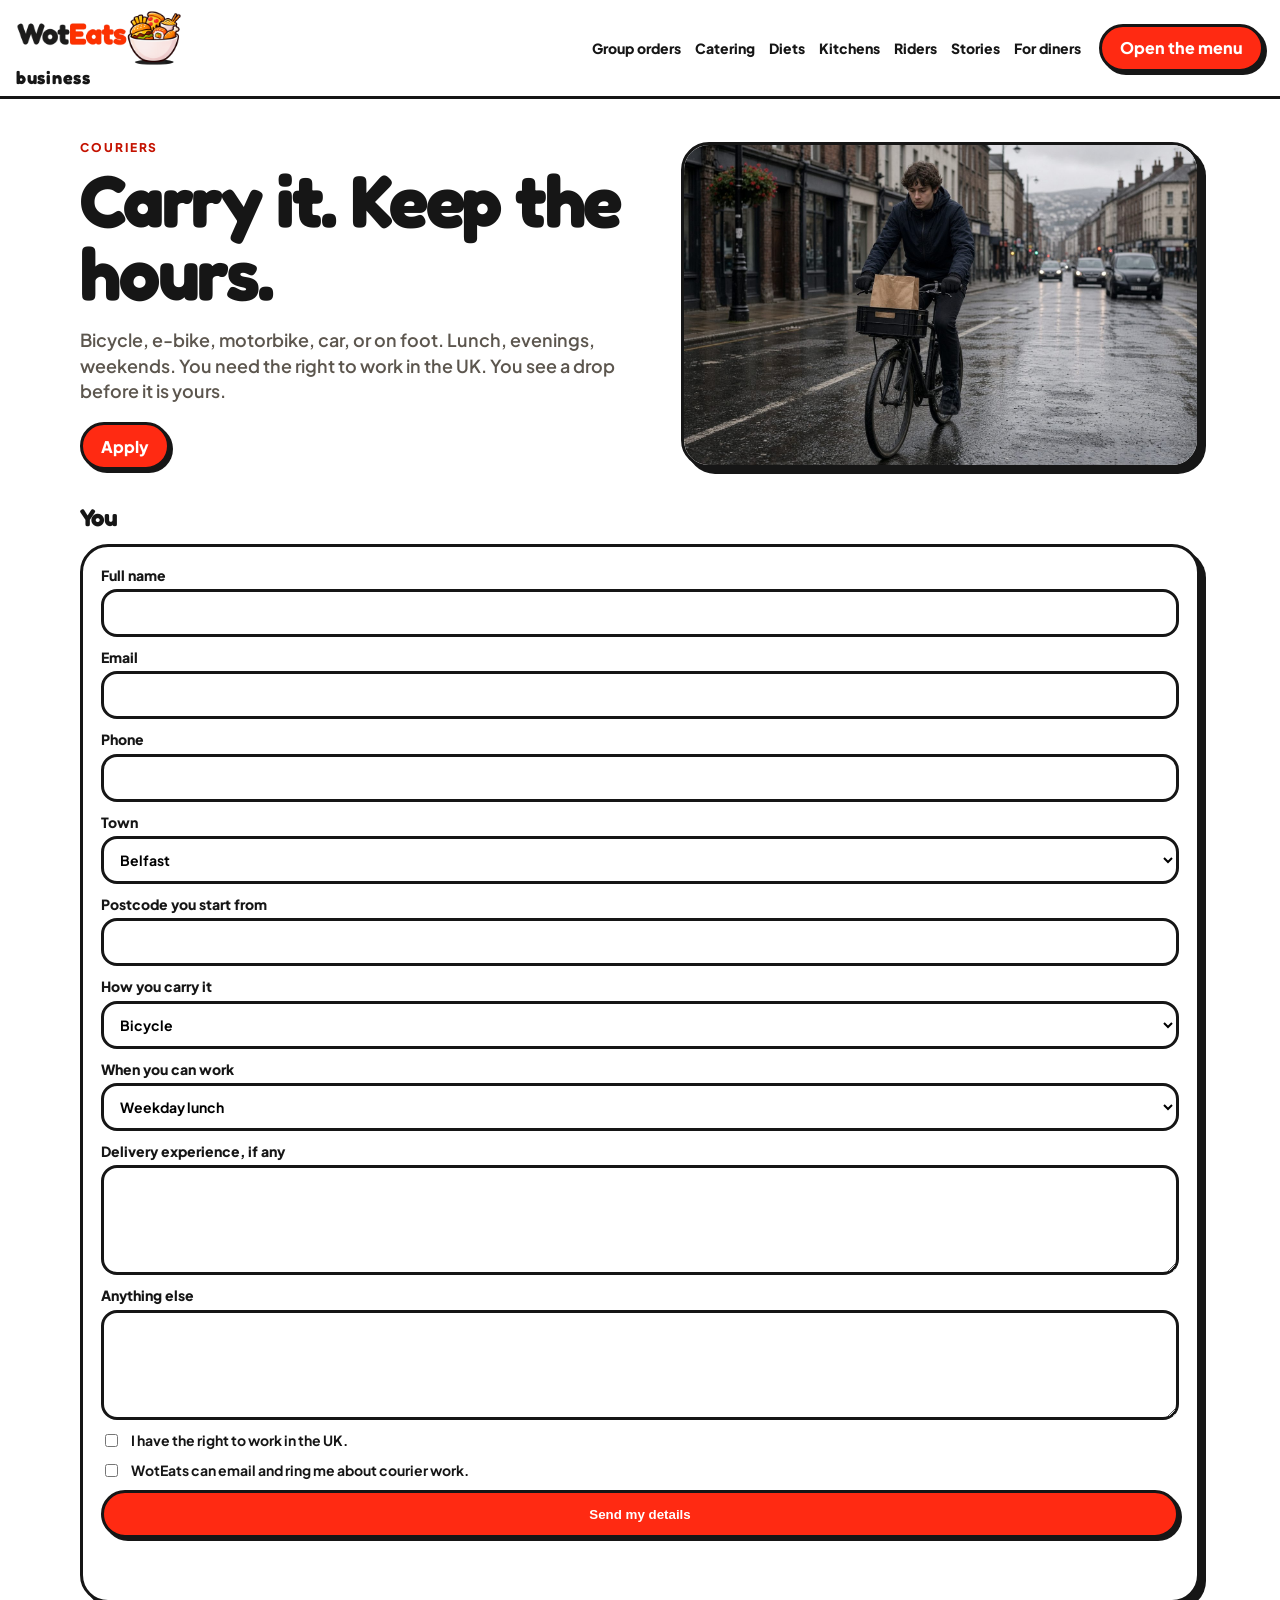
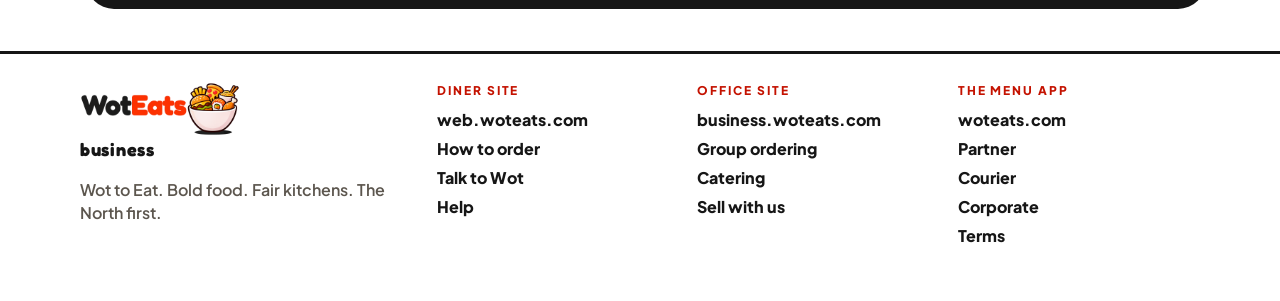
<file: riders.html>
<!doctype html>
<html lang="en-GB">
<head>
<meta charset="utf-8">
<meta name="viewport" content="width=device-width, initial-scale=1">
<title>Become a courier — WotEats</title>
<meta name="description" content="Carry food in your own town. See the drop before you take it.">
<link rel="icon" href="img/favicon.png">
<link rel="preconnect" href="https://fonts.googleapis.com">
<link href="https://fonts.googleapis.com/css2?family=Fredoka:wght@600;700&family=Plus+Jakarta+Sans:wght@500;600;700;800&display=swap" rel="stylesheet">
<link rel="stylesheet" href="styles.css">
</head>
<body>
<header class="bar">
  <a class="brand" href="https://business.woteats.com" aria-label="WotEats business"><img src="img/logo.png" alt="WotEats"><span>business</span></a>
  <nav>
    <a href="group.html">Group orders</a><a href="catering.html">Catering</a><a href="diets.html">Diets</a><a href="kitchens.html">Kitchens</a><a href="riders.html">Riders</a><a href="stories.html">Stories</a>
    <a href="https://web.woteats.com">For diners</a>
  </nav>
  <a class="btn" href="https://woteats.com">Open the menu</a>
</header>
<main class="wrap">

<section class="hero">
  <div>
    <p class="kicker">Couriers</p>
    <h1>Carry it. Keep the hours.</h1>
    <p class="lede">Bicycle, e-bike, motorbike, car, or on foot. Lunch, evenings, weekends. You need the right to work in the UK. You see a drop before it is yours.</p>
    <a class="btn" href="https://business.woteats.com/riders.html#apply">Apply</a>
  </div>
  <div class="card"><img class="photo" style="height:320px" src="img/courier.jpg" alt="A courier on a wet street"></div>
</section>


<section id="apply">
  <h2>You</h2>
  <form class="ask card pad" data-kind="courier" style="margin-top:14px">
    <label>Full name<input name="fullName" required></label>
    <label>Email<input name="email" type="email" required></label>
    <label>Phone<input name="phone" required></label>
    <label>Town<select name="town"><option>Belfast</option><option>Derry</option><option>Bangor</option><option>Holywood</option><option>Armagh</option><option>Portrush</option><option>Enniskillen</option><option>Omagh</option><option>Newry</option><option>Newcastle</option><option>Ballymena</option><option>Other</option></select></label>
    <label>Postcode you start from<input name="postcode" required></label>
    <label>How you carry it<select name="vehicle"><option>Bicycle</option><option>E-bike</option><option>Motorbike</option><option>Car</option><option>On foot</option></select></label>
    <label>When you can work<select name="availability"><option>Weekday lunch</option><option>Evenings</option><option>Weekends</option><option>Most of the week</option></select></label>
    <label>Delivery experience, if any<textarea name="experience"></textarea></label>
    <label>Anything else<textarea name="notes"></textarea></label>
    <label class="check"><input type="checkbox" name="rightToWork"> I have the right to work in the UK.</label>
    <label class="check"><input type="checkbox" name="agreed"> WotEats can email and ring me about courier work.</label>
    <button class="btn" type="submit">Send my details</button>
    <p data-note class="muted"></p>
  </form>
</section>

</main>
<footer>
  <div class="wrap foot">
    <div>
      <img src="img/logo.png" alt="WotEats" style="height:54px"><span class="biz">business</span>
      <p class="muted">Wot to Eat. Bold food. Fair kitchens. The North first.</p>
    </div>
    <div>
      <p class="kicker">Diner site</p>
      <a href="https://web.woteats.com">web.woteats.com</a>
      <a href="https://web.woteats.com/order.html">How to order</a>
      <a href="https://web.woteats.com/wot.html">Talk to Wot</a>
      <a href="https://web.woteats.com/help.html">Help</a>
    </div>
    <div>
      <p class="kicker">Office site</p>
      <a href="https://business.woteats.com">business.woteats.com</a>
      <a href="https://business.woteats.com/group.html">Group ordering</a>
      <a href="https://business.woteats.com/catering.html">Catering</a>
      <a href="https://business.woteats.com/kitchens.html">Sell with us</a>
    </div>
    <div>
      <p class="kicker">The menu app</p>
      <a href="https://woteats.com">woteats.com</a>
      <a href="https://business.woteats.com/kitchens.html#apply">Partner</a>
      <a href="https://business.woteats.com/riders.html#apply">Courier</a>
      <a href="https://business.woteats.com/group.html#apply">Corporate</a>
      <a href="https://woteats.com/terms">Terms</a>
    </div>
  </div>
</footer>
<script src="apply.js"></script>
</body>
</html>
</file>
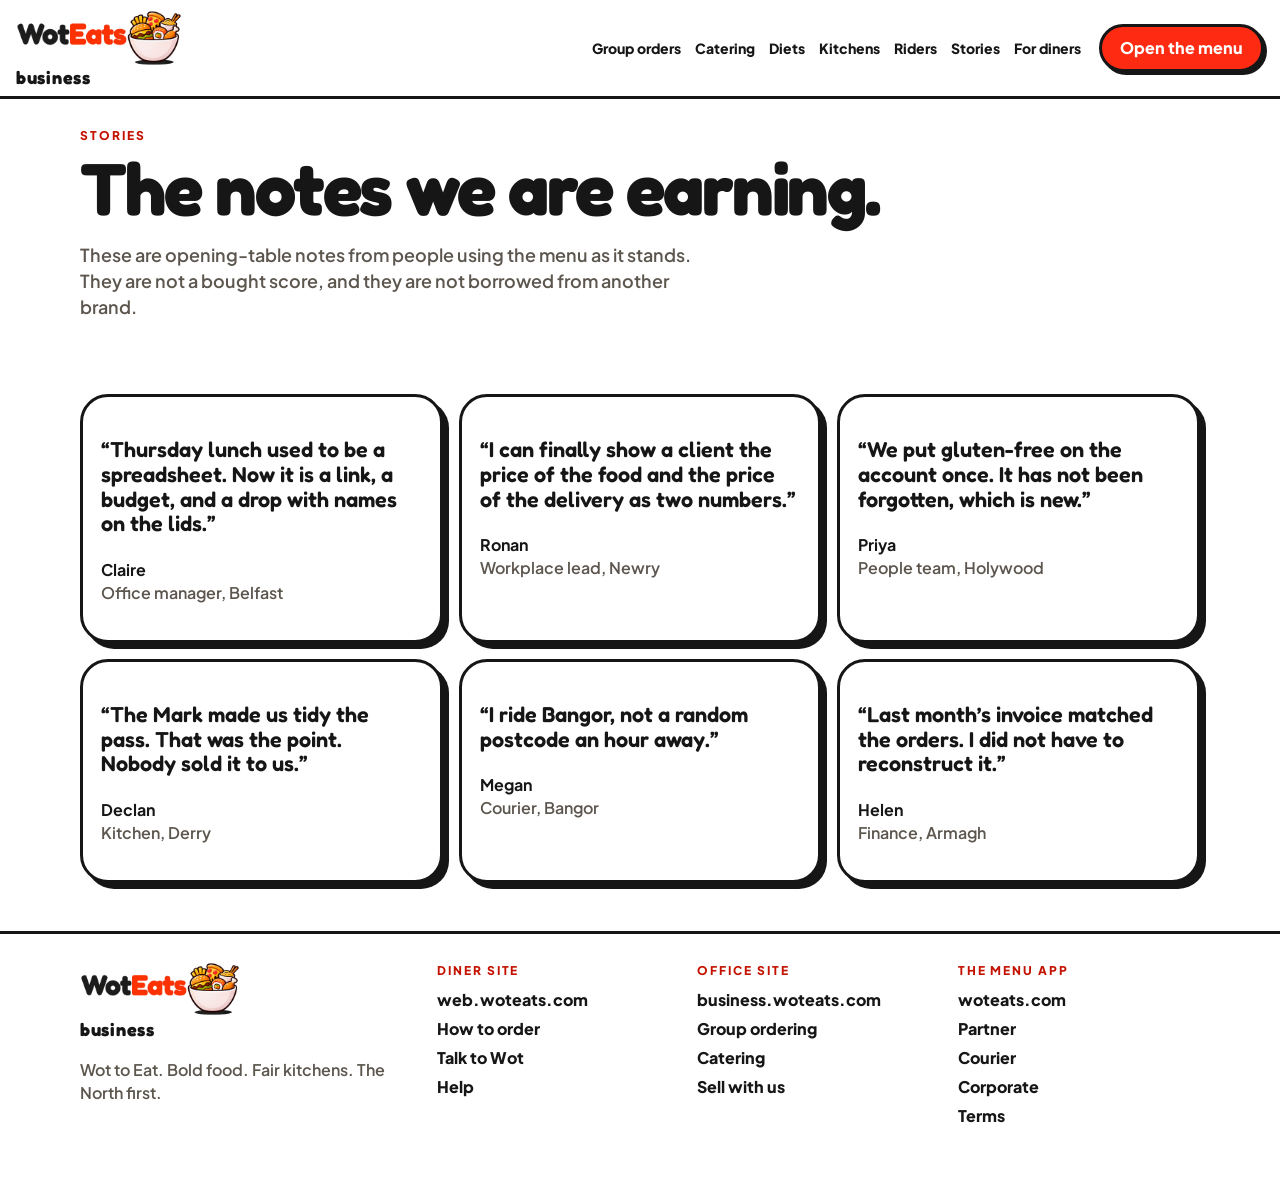
<file: stories.html>
<!doctype html>
<html lang="en-GB">
<head>
<meta charset="utf-8">
<meta name="viewport" content="width=device-width, initial-scale=1">
<title>Stories — WotEats</title>
<meta name="description" content="Notes from offices, kitchens and riders on the opening table.">
<link rel="icon" href="img/favicon.png">
<link rel="preconnect" href="https://fonts.googleapis.com">
<link href="https://fonts.googleapis.com/css2?family=Fredoka:wght@600;700&family=Plus+Jakarta+Sans:wght@500;600;700;800&display=swap" rel="stylesheet">
<link rel="stylesheet" href="styles.css">
</head>
<body>
<header class="bar">
  <a class="brand" href="https://business.woteats.com" aria-label="WotEats business"><img src="img/logo.png" alt="WotEats"><span>business</span></a>
  <nav>
    <a href="group.html">Group orders</a><a href="catering.html">Catering</a><a href="diets.html">Diets</a><a href="kitchens.html">Kitchens</a><a href="riders.html">Riders</a><a href="stories.html">Stories</a>
    <a href="https://web.woteats.com">For diners</a>
  </nav>
  <a class="btn" href="https://woteats.com">Open the menu</a>
</header>
<main class="wrap">

<section>
  <p class="kicker">Stories</p>
  <h1>The notes we are earning.</h1>
  <p class="lede">These are opening-table notes from people using the menu as it stands. They are not a bought score, and they are not borrowed from another brand.</p>
</section>
<section>
  <div class="grid3"><article class="card"><div class="pad"><p class="quote">“Thursday lunch used to be a spreadsheet. Now it is a link, a budget, and a drop with names on the lids.”</p><p><strong>Claire</strong><br><span class="muted">Office manager, Belfast</span></p></div></article><article class="card"><div class="pad"><p class="quote">“I can finally show a client the price of the food and the price of the delivery as two numbers.”</p><p><strong>Ronan</strong><br><span class="muted">Workplace lead, Newry</span></p></div></article><article class="card"><div class="pad"><p class="quote">“We put gluten-free on the account once. It has not been forgotten, which is new.”</p><p><strong>Priya</strong><br><span class="muted">People team, Holywood</span></p></div></article><article class="card"><div class="pad"><p class="quote">“The Mark made us tidy the pass. That was the point. Nobody sold it to us.”</p><p><strong>Declan</strong><br><span class="muted">Kitchen, Derry</span></p></div></article><article class="card"><div class="pad"><p class="quote">“I ride Bangor, not a random postcode an hour away.”</p><p><strong>Megan</strong><br><span class="muted">Courier, Bangor</span></p></div></article><article class="card"><div class="pad"><p class="quote">“Last month’s invoice matched the orders. I did not have to reconstruct it.”</p><p><strong>Helen</strong><br><span class="muted">Finance, Armagh</span></p></div></article></div>
</section>

</main>
<footer>
  <div class="wrap foot">
    <div>
      <img src="img/logo.png" alt="WotEats" style="height:54px"><span class="biz">business</span>
      <p class="muted">Wot to Eat. Bold food. Fair kitchens. The North first.</p>
    </div>
    <div>
      <p class="kicker">Diner site</p>
      <a href="https://web.woteats.com">web.woteats.com</a>
      <a href="https://web.woteats.com/order.html">How to order</a>
      <a href="https://web.woteats.com/wot.html">Talk to Wot</a>
      <a href="https://web.woteats.com/help.html">Help</a>
    </div>
    <div>
      <p class="kicker">Office site</p>
      <a href="https://business.woteats.com">business.woteats.com</a>
      <a href="https://business.woteats.com/group.html">Group ordering</a>
      <a href="https://business.woteats.com/catering.html">Catering</a>
      <a href="https://business.woteats.com/kitchens.html">Sell with us</a>
    </div>
    <div>
      <p class="kicker">The menu app</p>
      <a href="https://woteats.com">woteats.com</a>
      <a href="https://business.woteats.com/kitchens.html#apply">Partner</a>
      <a href="https://business.woteats.com/riders.html#apply">Courier</a>
      <a href="https://business.woteats.com/group.html#apply">Corporate</a>
      <a href="https://woteats.com/terms">Terms</a>
    </div>
  </div>
</footer>
</body>
</html>
</file>
<file: styles.css>
:root { --ink:#161616; --tomato:#ff2a12; --yolk:#ffcc00; --muted:#5c564e; --card:#fff; }
* { box-sizing: border-box; }
html { scroll-behavior: smooth; }
body { margin:0; background:#fff; color:var(--ink); font-family:"Plus Jakarta Sans","Avenir Next","Segoe UI",sans-serif; font-weight:600; line-height:1.45; }
h1,h2,h3,h4 { font-family:Fredoka,"Plus Jakarta Sans",sans-serif; font-weight:700; letter-spacing:-0.03em; line-height:.98; margin:0; }
img { max-width:100%; display:block; }
a { color:inherit; }
.wrap { width:min(1120px, calc(100% - 32px)); margin:0 auto; }
.bar { position:sticky; top:0; z-index:20; background:#fff; border-bottom:3px solid var(--ink); display:flex; gap:18px; align-items:center; padding:10px 16px; }
.brand { display:flex; flex-direction:column; align-items:flex-start; text-decoration:none; line-height:1; }
.brand img, .bar img { height:56px; width:auto; }
.brand span, .biz { font-family:Fredoka,sans-serif; font-weight:700; font-size:18px; letter-spacing:0.04em; color:#161616; margin-top:2px; }

nav { display:flex; flex-wrap:wrap; gap:8px 14px; font-size:14px; font-weight:800; margin-left:auto; }
nav a { text-decoration:none; }
nav a:hover { color:var(--tomato); }
.btn { display:inline-flex; align-items:center; justify-content:center; min-height:48px; padding:0 18px; border-radius:999px; border:3px solid var(--ink); background:var(--tomato); color:#fff; font-weight:800; text-decoration:none; box-shadow:3px 3px 0 var(--ink); }
.btn.yolk { background:var(--yolk); color:var(--ink); }
.btn.ink { background:var(--ink); color:#fff; }
.btn.ghost { background:#fff; color:var(--ink); }
.hero { display:grid; grid-template-columns:1.05fr .95fr; gap:28px; align-items:center; padding:40px 0 8px; }
.kicker { font-size:12px; font-weight:800; letter-spacing:.16em; text-transform:uppercase; color:#c41200; margin:0 0 8px; }
h1 { font-size:clamp(2.6rem, 6vw, 4.6rem); }
.lede { font-size:1.12rem; color:var(--muted); max-width:40rem; }
.row { display:flex; flex-wrap:wrap; gap:10px; margin-top:18px; }
.card { border:3px solid var(--ink); border-radius:28px; background:#fff; box-shadow:6px 6px 0 var(--ink); overflow:hidden; }
.pad { padding:18px 18px 20px; }
.photo { width:100%; height:240px; object-fit:cover; background:#f6f1ea; }
.grid2 { display:grid; grid-template-columns:1fr 1fr; gap:16px; }
.grid3 { display:grid; grid-template-columns:repeat(3,1fr); gap:16px; }
section { padding:28px 0; }
.search { display:flex; gap:8px; margin-top:18px; background:#fff; border:3px solid var(--ink); border-radius:999px; padding:6px; box-shadow:4px 4px 0 var(--yolk); }
.search input { flex:1; border:0; min-height:44px; padding:0 14px; font:inherit; font-weight:700; outline:none; background:transparent; }
.search button { border:0; }
.quote { font-family:Fredoka,sans-serif; font-size:1.35rem; line-height:1.15; }
.muted { color:var(--muted); }
.steps { counter-reset:step; display:grid; gap:12px; }
.steps li { list-style:none; border:3px solid var(--ink); border-radius:22px; padding:14px 14px 14px 64px; position:relative; background:#fff; }
.steps { margin:0; padding:0; }
.steps li::before { counter-increment:step; content:counter(step); position:absolute; left:12px; top:12px; width:38px; height:38px; border-radius:50%; background:var(--yolk); border:3px solid var(--ink); display:grid; place-items:center; font-family:Fredoka,sans-serif; font-weight:700; }
footer { border-top:3px solid var(--ink); margin-top:20px; padding:28px 0 48px; }
.foot { display:grid; grid-template-columns:1.4fr 1fr 1fr 1fr; gap:18px; }
.foot a { display:block; text-decoration:none; font-weight:800; margin:6px 0; }
.foot a:hover { color:var(--tomato); }
.pill { display:inline-block; border:2px solid var(--ink); border-radius:999px; padding:4px 10px; font-size:13px; font-weight:800; background:var(--yolk); }
table { width:100%; border-collapse:separate; border-spacing:0; }
th,td { text-align:left; padding:12px; border-bottom:2px solid #16161622; vertical-align:top; }
form.ask { display:grid; gap:10px; }
label { font-size:14px; font-weight:800; display:grid; gap:4px; }
input,select,textarea { min-height:48px; border:3px solid var(--ink); border-radius:16px; padding:8px 12px; font:inherit; font-weight:700; background:#fff; }
textarea { min-height:110px; }
@media (max-width:860px) {
  .hero,.grid2,.grid3,.foot { grid-template-columns:1fr; }
  .bar { flex-wrap:wrap; }
  nav { margin-left:0; width:100%; }
  .photo { height:200px; }
}

form.ask { margin-top: 12px; }
label.check { display:flex; gap:10px; align-items:flex-start; font-weight:700; }
label.check input { width:auto; min-height:0; margin-top:4px; }
</file>
